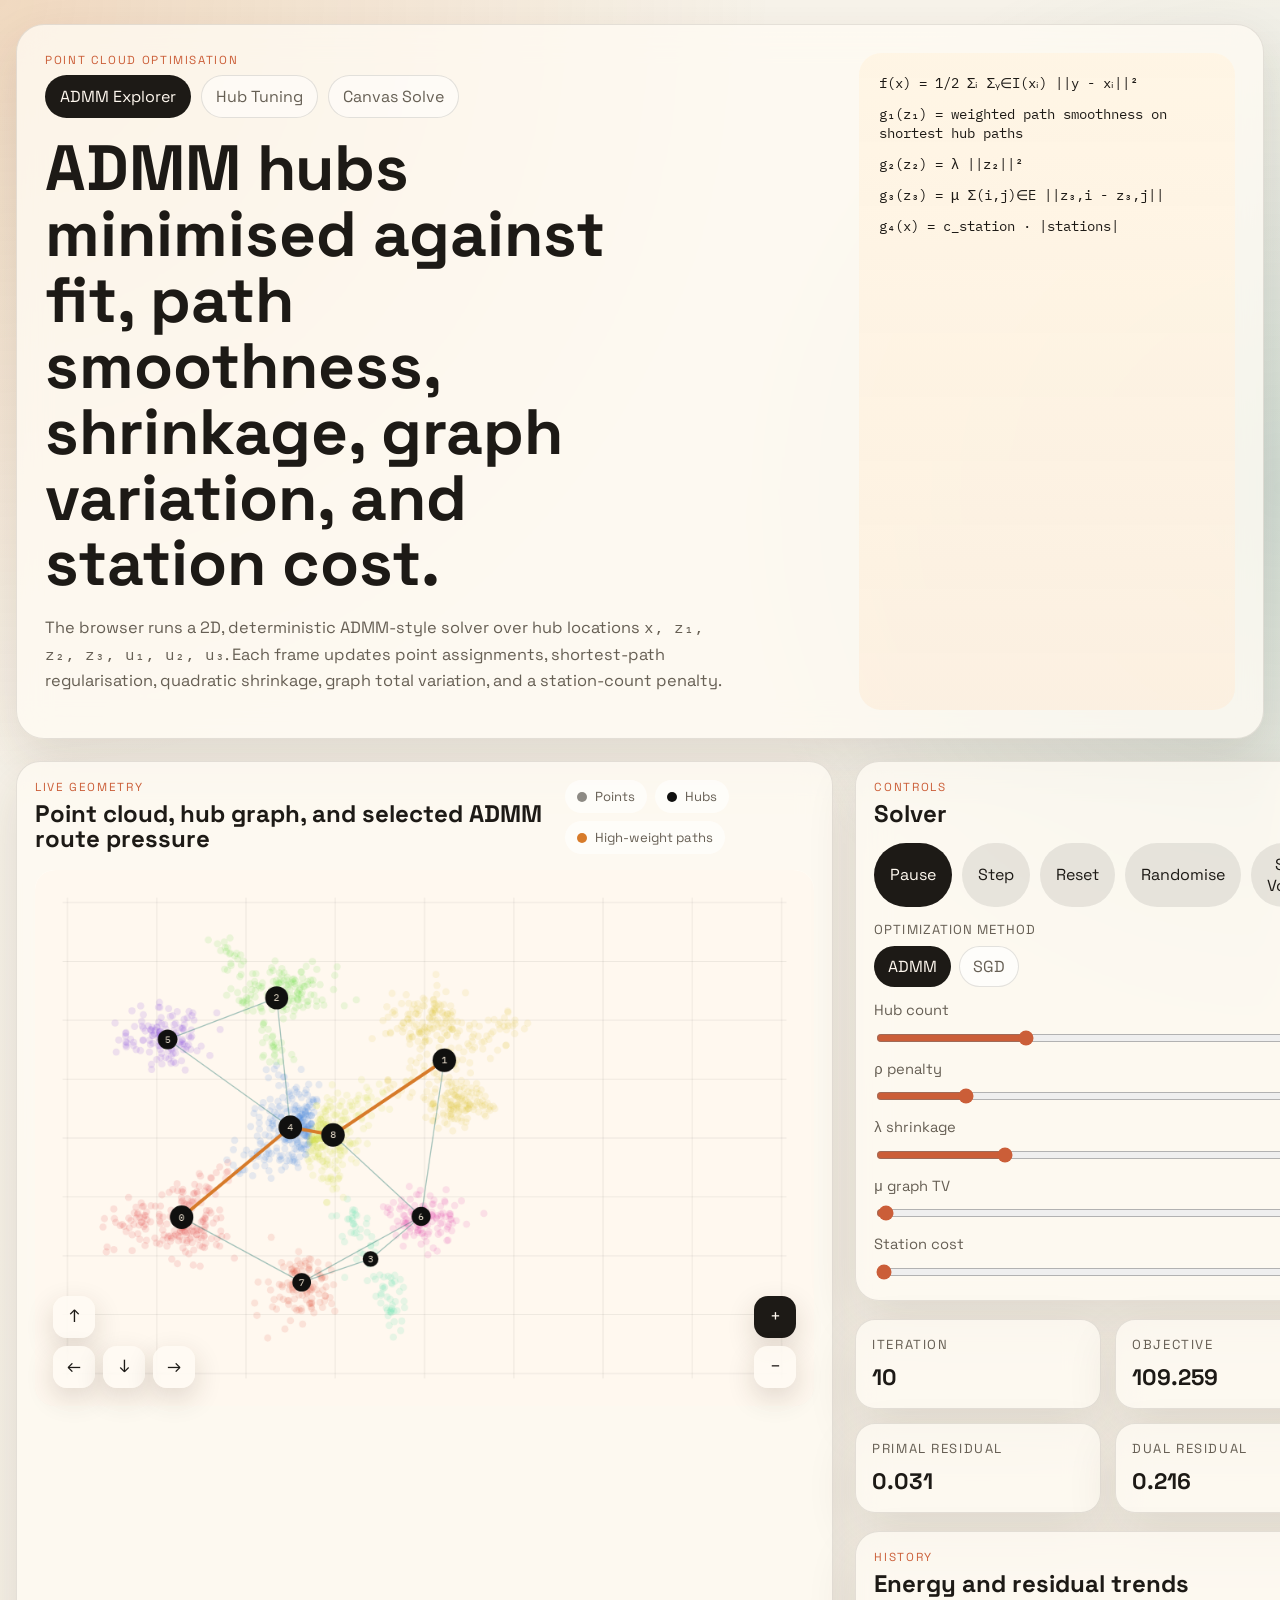
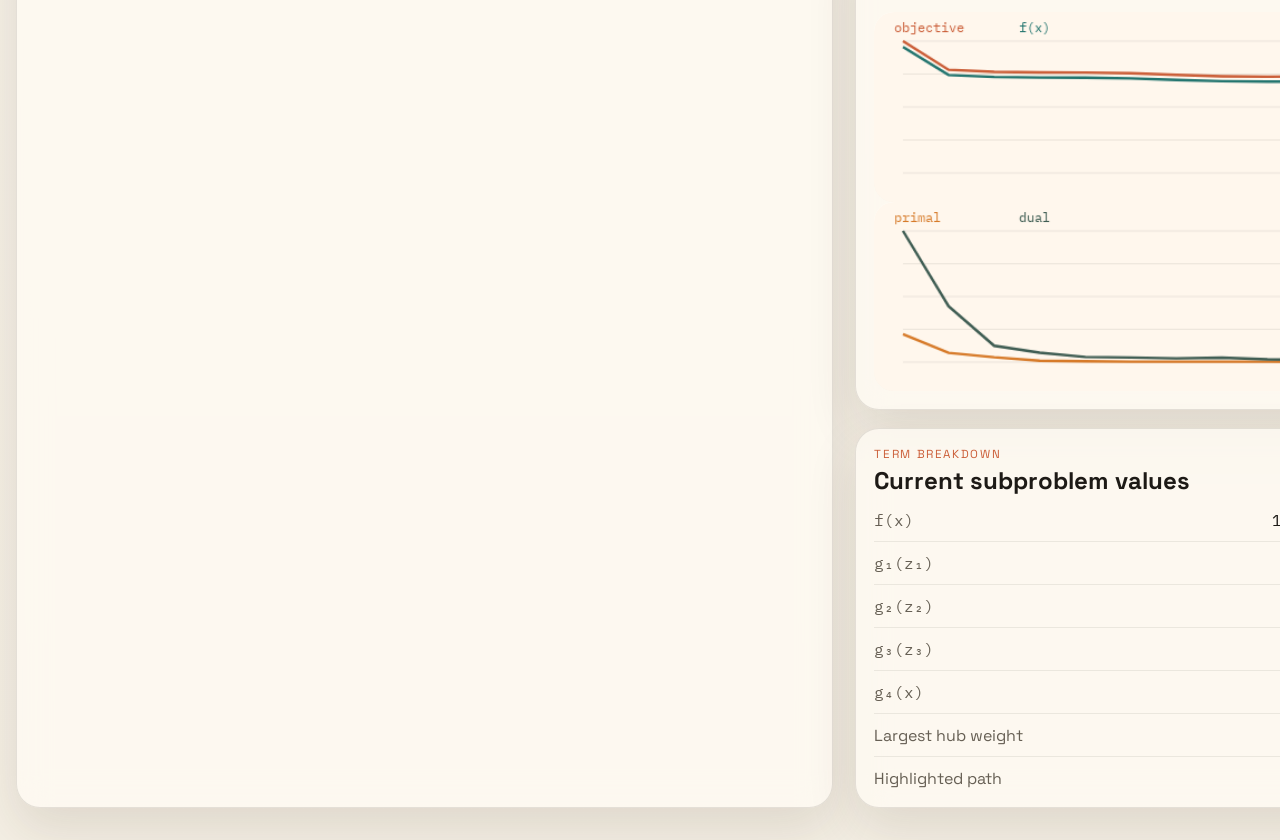
<file: index.html>
<!doctype html>
<html lang="en">
  <head>
    <meta charset="UTF-8" />
    <meta name="viewport" content="width=device-width, initial-scale=1.0" />
    <title>Pointy Clouds ADMM Hubs</title>
    <link rel="preconnect" href="https://fonts.googleapis.com" />
    <link rel="preconnect" href="https://fonts.gstatic.com" crossorigin />
    <link
      href="https://fonts.googleapis.com/css2?family=Space+Grotesk:wght@400;500;700&family=IBM+Plex+Mono:wght@400;500&display=swap"
      rel="stylesheet"
    />
    <link rel="stylesheet" href="./styles.css" />
  </head>
  <body>
    <div class="shell">
      <header class="hero">
        <div class="hero-copy">
          <p class="eyebrow">Point Cloud Optimisation</p>
          <div class="mode-switch" role="tablist" aria-label="Solver modes">
            <button id="explorerTab" class="mode-tab is-active" type="button">ADMM Explorer</button>
            <button id="tuningTab" class="mode-tab" type="button">Hub Tuning</button>
            <button id="canvasTab" class="mode-tab" type="button">Canvas Solve</button>
          </div>
          <h1>ADMM hubs minimised against fit, path smoothness, shrinkage, graph variation, and station cost.</h1>
          <p id="modeSummary" class="lede">
            The browser runs a 2D, deterministic ADMM-style solver over hub locations
            <code>x, z₁, z₂, z₃, u₁, u₂, u₃</code>. Each frame updates the point assignments,
            shortest-path regulariser, quadratic shrinkage, graph total variation, and a station-count penalty.
          </p>
        </div>
        <div class="hero-math">
          <p><code>f(x) = 1/2 Σᵢ Σᵧ∈I(xᵢ) ||y - xᵢ||²</code></p>
          <p><code>g₁(z₁) = weighted path smoothness on shortest hub paths</code></p>
          <p><code>g₂(z₂) = λ ||z₂||²</code></p>
          <p><code>g₃(z₃) = μ Σ(i,j)∈E ||z₃,i - z₃,j||</code></p>
          <p><code>g₄(x) = c_station · |stations|</code></p>
        </div>
      </header>

      <main class="layout">
        <section class="panel viz-panel">
          <div class="panel-head">
            <div>
              <p class="panel-kicker">Live Geometry</p>
              <h2>Point cloud, hub graph, and selected ADMM route pressure</h2>
            </div>
            <div class="badge-row">
              <span class="badge"><span class="swatch cloud"></span>Points</span>
              <span class="badge"><span class="swatch hub"></span>Hubs</span>
              <span class="badge"><span class="swatch route"></span>High-weight paths</span>
            </div>
          </div>
          <div class="scene-shell">
            <canvas id="scene" width="960" height="660" aria-label="ADMM point cloud visualisation"></canvas>
            <div class="map-controls map-controls-pan" aria-label="Map navigation controls">
              <button id="panUp" class="map-button ghost" type="button" aria-label="Pan up">↑</button>
              <div class="map-controls-row">
                <button id="panLeft" class="map-button ghost" type="button" aria-label="Pan left">←</button>
                <button id="panDown" class="map-button ghost" type="button" aria-label="Pan down">↓</button>
                <button id="panRight" class="map-button ghost" type="button" aria-label="Pan right">→</button>
              </div>
            </div>
            <div class="map-controls map-controls-zoom" aria-label="Map zoom controls">
              <button id="zoomIn" class="map-button" type="button" aria-label="Zoom in">+</button>
              <button id="zoomOut" class="map-button ghost" type="button" aria-label="Zoom out">−</button>
            </div>
          </div>
        </section>

        <section class="sidebar">
          <div class="panel controls-panel">
            <div class="panel-head">
              <div>
                <p class="panel-kicker">Controls</p>
                <h2>Solver</h2>
              </div>
            </div>
            <div class="button-row">
              <button id="playPause">Pause</button>
              <button id="stepButton" class="ghost">Step</button>
              <button id="resetButton" class="ghost">Reset</button>
              <button id="randomizeButton" class="ghost">Randomise</button>
              <button id="voronoiToggle" class="ghost" type="button">Show Voronoi</button>
            </div>
            <div class="solver-toggle">
              <span class="solver-toggle-label">Optimization method</span>
              <div class="solver-toggle-buttons" role="group" aria-label="Optimization method">
                <button id="optimizerAdmm" class="solver-mode is-active" type="button">ADMM</button>
                <button id="optimizerSgd" class="solver-mode" type="button">SGD</button>
              </div>
            </div>
            <div id="canvasSolverGroup" class="solver-toggle is-hidden">
              <span class="solver-toggle-label">Canvas solver</span>
              <div class="solver-toggle-buttons" role="group" aria-label="Canvas solver mode">
                <button id="canvasExplorerMode" class="solver-mode is-active" type="button">ADMM Explorer</button>
                <button id="canvasTuningMode" class="solver-mode" type="button">Hub Tuning</button>
              </div>
            </div>
            <label id="skipAdmmTuningAnimationGroup" class="toggle-check is-hidden" for="skipAdmmTuningAnimation">
              <input id="skipAdmmTuningAnimation" type="checkbox" />
              <span>Skip ADMM tuning animations</span>
            </label>
            <div id="hubCountGroup" class="slider-group">
              <label for="hubCount">Hub count <span id="hubCountValue" class="slider-value" role="button" tabindex="0" title="Click to enter a custom value">9</span></label>
              <input id="hubCount" type="range" min="4" max="20" value="9" />
            </div>
            <div class="slider-group">
              <label for="rho">ρ penalty <span id="rhoValue" class="slider-value" role="button" tabindex="0" title="Click to enter a custom value">1.15</span></label>
              <input id="rho" type="range" min="0.3" max="5" step="0.05" value="1.15" />
            </div>
            <div class="slider-group">
              <label for="lambda">λ shrinkage <span id="lambdaValue" class="slider-value" role="button" tabindex="0" title="Click to enter a custom value">0.12</span></label>
              <input id="lambda" type="range" min="0" max="0.45" step="0.01" value="0.12" />
            </div>
            <div class="slider-group">
              <label for="mu">μ graph TV <span id="muValue" class="slider-value" role="button" tabindex="0" title="Click to enter a custom value">0.26</span></label>
              <input id="mu" type="range" min="0.00" max="100" step="0.02" value="0.26" />
            </div>
            <div class="slider-group">
              <label for="stationCost">Station cost <span id="stationCostValue" class="slider-value" role="button" tabindex="0" title="Click to enter a custom value">0.00</span></label>
              <input id="stationCost" type="range" min="0" max="100" step="0.25" value="0" />
            </div>
          </div>

          <div class="metrics-grid">
            <article class="metric-card">
              <span class="metric-label">Iteration</span>
              <strong id="iterValue">0</strong>
            </article>
            <article class="metric-card">
              <span class="metric-label">Objective</span>
              <strong id="objectiveValue">0.000</strong>
            </article>
            <article class="metric-card">
              <span id="primalMetricLabel" class="metric-label">Primal residual</span>
              <strong id="primalValue">0.000</strong>
            </article>
            <article class="metric-card">
              <span id="dualMetricLabel" class="metric-label">Dual residual</span>
              <strong id="dualValue">0.000</strong>
            </article>
          </div>

          <div class="panel charts-panel">
            <div class="panel-head">
              <div>
                <p class="panel-kicker">History</p>
                <h2>Energy and residual trends</h2>
              </div>
            </div>
            <canvas id="objectiveChart" width="420" height="170"></canvas>
            <canvas id="residualChart" width="420" height="170"></canvas>
          </div>

          <div class="panel details-panel">
            <div class="panel-head">
              <div>
                <p class="panel-kicker">Term Breakdown</p>
                <h2>Current subproblem values</h2>
              </div>
            </div>
            <dl class="term-list">
              <div><dt><code>f(x)</code></dt><dd id="fxValue">0.000</dd></div>
              <div><dt><code>g₁(z₁)</code></dt><dd id="g1Value">0.000</dd></div>
              <div><dt><code>g₂(z₂)</code></dt><dd id="g2Value">0.000</dd></div>
              <div><dt><code>g₃(z₃)</code></dt><dd id="g3Value">0.000</dd></div>
              <div><dt><code>g₄(x)</code></dt><dd id="g4Value">0.000</dd></div>
              <div><dt id="weightLabel">Largest hub weight</dt><dd id="weightValue">0</dd></div>
              <div><dt id="pathLabel">Highlighted path</dt><dd id="pathValue">0 → 0</dd></div>
            </dl>
          </div>
        </section>
      </main>
    </div>

    <script src="./app.js"></script>
  </body>
</html>
</file>
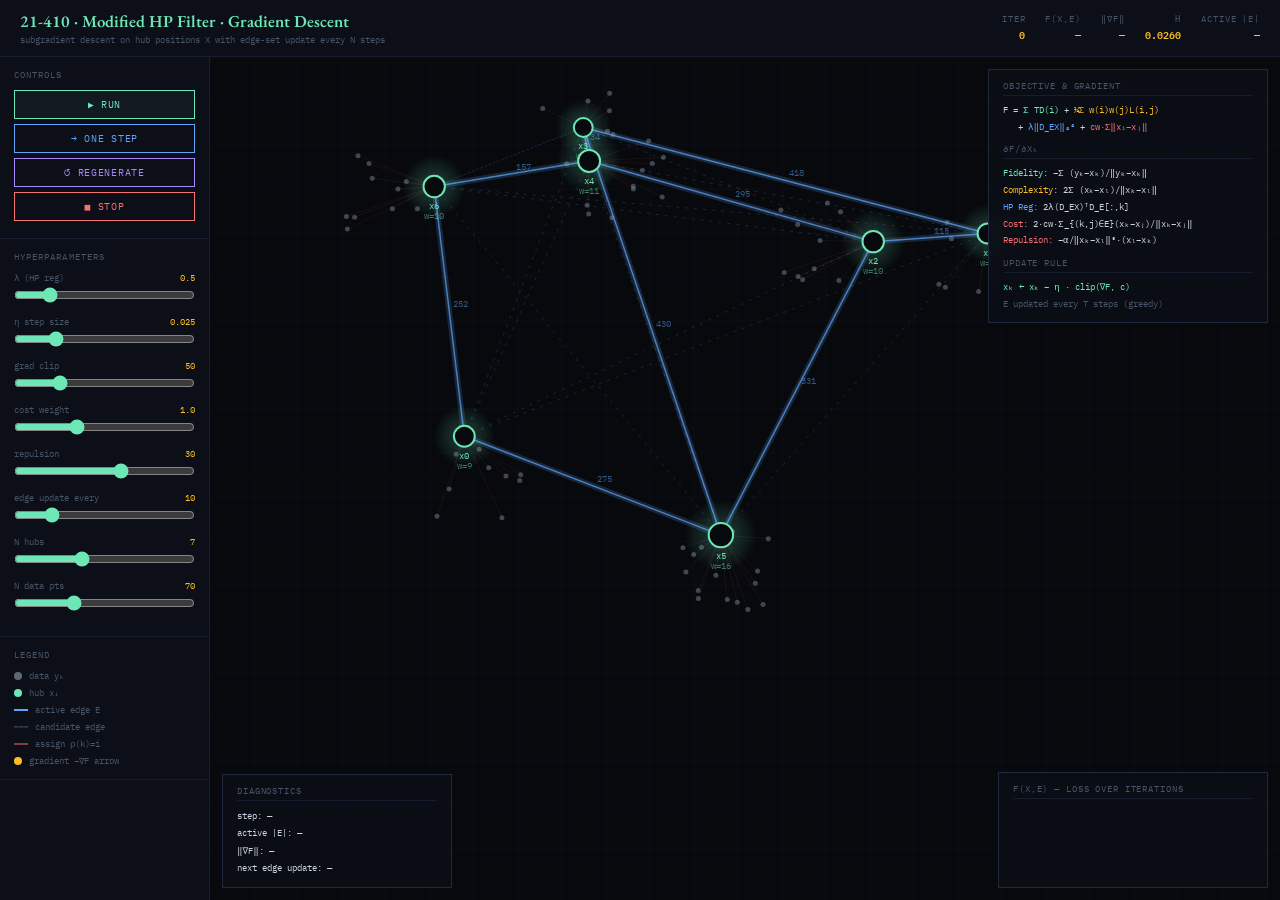
<file: hp_gd.html>
<!DOCTYPE html>
<html lang="en">
<head>
<meta charset="UTF-8">
<meta name="viewport" content="width=device-width, initial-scale=1.0">
<title>21-410 · Modified HP Filter · Gradient Descent</title>
<style>
@import url('https://fonts.googleapis.com/css2?family=IBM+Plex+Mono:wght@300;400;600&family=EB+Garamond:ital,wght@0,400;0,600;1,400&display=swap');

:root {
  --bg:      #07090d;
  --panel:   #0c0f17;
  --border:  #161d2e;
  --border2: #1f2a3e;
  --accent:  #6ee7b7;
  --hot:     #f87171;
  --warm:    #fbbf24;
  --cool:    #60a5fa;
  --purple:  #a78bfa;
  --text:    #cbd5e1;
  --muted:   #475569;
}

* { margin:0; padding:0; box-sizing:border-box; }
html, body { height:100%; overflow:hidden; }
body { background:var(--bg); color:var(--text); font-family:'IBM Plex Mono',monospace; display:flex; flex-direction:column; }

header {
  display:flex; align-items:center; justify-content:space-between;
  padding:10px 20px; border-bottom:1px solid var(--border);
  background:var(--panel); flex-shrink:0;
}
.hdr-left h1 { font-family:'EB Garamond',serif; font-size:1.05rem; font-weight:600; color:var(--accent); }
.hdr-left p  { font-size:.58rem; color:var(--muted); margin-top:1px; }
.stats { display:flex; gap:20px; font-size:.6rem; }
.stat  { display:flex; flex-direction:column; align-items:flex-end; gap:1px; }
.stat .lbl { color:var(--muted); font-size:.55rem; text-transform:uppercase; letter-spacing:.1em; }
.stat .val { color:var(--warm); font-weight:600; }

.body { display:flex; flex:1; overflow:hidden; }

aside {
  width:210px; flex-shrink:0; border-right:1px solid var(--border);
  background:var(--panel); display:flex; flex-direction:column; overflow-y:auto;
}
.aside-section { border-bottom:1px solid var(--border); padding:12px 14px; }
.sec-title { font-size:.55rem; color:var(--muted); text-transform:uppercase; letter-spacing:.12em; margin-bottom:10px; }

.btn {
  display:block; width:100%; padding:7px 10px; margin-bottom:5px;
  background:transparent; border:1px solid var(--border2);
  color:var(--text); font-family:'IBM Plex Mono',monospace;
  font-size:.6rem; text-transform:uppercase; letter-spacing:.07em;
  cursor:pointer; transition:border-color .15s,color .15s,background .15s;
}
.btn:hover { border-color:var(--accent); color:var(--accent); }
.btn.go   { border-color:var(--accent); color:var(--accent); background:rgba(110,231,183,.05); }
.btn.go:hover { background:rgba(110,231,183,.12); }
.btn.step { border-color:var(--cool); color:var(--cool); }
.btn.stop { border-color:var(--hot); color:var(--hot); }
.btn.regen{ border-color:var(--purple); color:var(--purple); }
.btn.running { border-color:var(--warm); color:var(--warm); animation:blink .9s infinite; }
@keyframes blink { 0%,100%{opacity:1}50%{opacity:.45} }

.sl { margin-bottom:9px; }
.sl label { display:flex; justify-content:space-between; font-size:.57rem; color:var(--muted); margin-bottom:3px; }
.sl label em { color:var(--warm); font-style:normal; }
input[type=range] { width:100%; accent-color:var(--accent); cursor:pointer; }

.leg { display:flex; flex-direction:column; gap:5px; }
.leg-row { display:flex; align-items:center; gap:7px; font-size:.57rem; color:var(--muted); }
.dot  { width:8px; height:8px; border-radius:50%; flex-shrink:0; }
.line { width:14px; height:2px; flex-shrink:0; }

.canvas-wrap { flex:1; position:relative; overflow:hidden; }
canvas#main  { position:absolute; inset:0; width:100%; height:100%; }

.overlay {
  position:absolute; background:rgba(12,15,23,.93);
  border:1px solid var(--border2); backdrop-filter:blur(6px);
  padding:10px 14px; font-size:.58rem;
}
.overlay .ov-title {
  font-size:.55rem; color:var(--muted); text-transform:uppercase;
  letter-spacing:.1em; margin-bottom:6px; padding-bottom:4px;
  border-bottom:1px solid var(--border);
}
.ov-formula { line-height:1.8; }
.ov-formula .c1 { color:var(--accent); }
.ov-formula .c2 { color:var(--warm); }
.ov-formula .c3 { color:var(--cool); }
.ov-formula .c4 { color:var(--hot); }

#math-ov { top:12px; right:12px; width:280px; }
#loss-ov  { bottom:12px; right:12px; width:270px; }
#lossCanvas { display:block; width:100%; height:72px; margin-top:4px; }
#info-ov  { bottom:12px; left:12px; width:230px; }
</style>
</head>
<body>

<header>
  <div class="hdr-left">
    <h1>21-410 · Modified HP Filter · Gradient Descent</h1>
    <p>subgradient descent on hub positions X with edge-set update every N steps</p>
  </div>
  <div class="stats">
    <div class="stat"><span class="lbl">iter</span><span class="val" id="s-iter">0</span></div>
    <div class="stat"><span class="lbl">F(X,E)</span><span class="val" id="s-loss">—</span></div>
    <div class="stat"><span class="lbl">‖∇F‖</span><span class="val" id="s-gnorm">—</span></div>
    <div class="stat"><span class="lbl">η</span><span class="val" id="s-eta">—</span></div>
    <div class="stat"><span class="lbl">active |E|</span><span class="val" id="s-edges">—</span></div>
  </div>
</header>

<div class="body">
<aside>
  <div class="aside-section">
    <div class="sec-title">Controls</div>
    <button class="btn go"   id="runBtn" onclick="toggleRun()">▶ Run</button>
    <button class="btn step" onclick="gdStep()">→ One Step</button>
    <button class="btn regen" onclick="init()">↺ Regenerate</button>
    <button class="btn stop"  onclick="hardStop()">■ Stop</button>
  </div>

  <div class="aside-section">
    <div class="sec-title">Hyperparameters</div>
    <div class="sl"><label>λ (HP reg) <em id="v-lam">0.5</em></label>
      <input type="range" id="p-lam" min="0" max="3" step="0.05" value="0.5" oninput="sv('v-lam',this.value)"></div>
    <div class="sl"><label>η step size <em id="v-eta">0.025</em></label>
      <input type="range" id="p-eta" min="0.002" max="0.12" step="0.002" value="0.025" oninput="sv('v-eta',this.value)"></div>
    <div class="sl"><label>grad clip <em id="v-gc">50</em></label>
      <input type="range" id="p-gc" min="5" max="200" step="5" value="50" oninput="sv('v-gc',this.value)"></div>
    <div class="sl"><label>cost weight <em id="v-cw">1.0</em></label>
      <input type="range" id="p-cw" min="0" max="3" step="0.05" value="1.0" oninput="sv('v-cw',this.value)"></div>
    <div class="sl"><label>repulsion <em id="v-rep">30</em></label>
      <input type="range" id="p-rep" min="0" max="50" step="0.5" value="30" oninput="sv('v-rep',this.value)"></div>
    <div class="sl"><label>edge update every <em id="v-eu">10</em></label>
      <input type="range" id="p-eu" min="1" max="50" step="1" value="10" oninput="sv('v-eu',this.value)"></div>
    <div class="sl"><label>N hubs <em id="v-nh">7</em></label>
      <input type="range" id="p-nh" min="3" max="14" step="1" value="7" oninput="sv('v-nh',this.value,true)"></div>
    <div class="sl"><label>N data pts <em id="v-np">70</em></label>
      <input type="range" id="p-np" min="20" max="180" step="5" value="70" oninput="sv('v-np',this.value,true)"></div>
  </div>

  <div class="aside-section">
    <div class="sec-title">Legend</div>
    <div class="leg">
      <div class="leg-row"><div class="dot" style="background:#94a3b8;opacity:.6"></div>data yₖ</div>
      <div class="leg-row"><div class="dot" style="background:var(--accent)"></div>hub xᵢ</div>
      <div class="leg-row"><div class="line" style="background:var(--cool)"></div>active edge E</div>
      <div class="leg-row"><div class="line" style="background:var(--border2);border-top:1px dashed #334155"></div>candidate edge</div>
      <div class="leg-row"><div class="line" style="background:var(--hot);opacity:.5"></div>assign ρ(k)=i</div>
      <div class="leg-row"><div class="dot" style="background:var(--warm)"></div>gradient −∇F arrow</div>
    </div>
  </div>
</aside>

<div class="canvas-wrap">
  <canvas id="main"></canvas>

  <div class="overlay" id="math-ov">
    <div class="ov-title">Objective &amp; Gradient</div>
    <div class="ov-formula">
      F = <span class="c1">Σ TD(i)</span>
        + <span class="c2">¼Σ w(i)w(j)L(i,j)</span><br>
      &nbsp;&nbsp;&nbsp;+ <span class="c3">λ‖D_EX‖₂²</span>
        + <span class="c4">cw·Σ‖xᵢ−xⱼ‖</span>
    </div>
    <div style="margin-top:8px;" class="ov-title">∂F/∂xₖ</div>
    <div class="ov-formula">
      <span class="c1">Fidelity:</span> −Σ (yₖ−xₖ)/‖yₖ−xₖ‖<br>
      <span class="c2">Complexity:</span> 2Σ (xₖ−xₗ)/‖xₖ−xₗ‖<br>
      <span class="c3">HP Reg:</span> 2λ(D_EX)ᵀD_E[:,k]<br>
      <span class="c4">Cost:</span> 2·cw·Σ_{(k,j)∈E}(xₖ−xⱼ)/‖xₖ−xⱼ‖<br>
      <span style="color:var(--hot)">Repulsion:</span> −α/‖xₖ−xₗ‖³·(xₗ−xₖ)
    </div>
    <div style="margin-top:8px;" class="ov-title">Update Rule</div>
    <div class="ov-formula">
      <span style="color:var(--accent)">xₖ ← xₖ − η · clip(∇F, c)</span><br>
      <span style="color:var(--muted)">E updated every T steps (greedy)</span>
    </div>
  </div>

  <div class="overlay" id="loss-ov">
    <div class="ov-title">F(X,E) — loss over iterations</div>
    <canvas id="lossCanvas"></canvas>
  </div>

  <div class="overlay" id="info-ov">
    <div class="ov-title">Diagnostics</div>
    <div id="diag-body" class="ov-formula" style="line-height:1.9">
      step: —<br>active |E|: —<br>‖∇F‖: —<br>next edge update: —
    </div>
  </div>
</div>
</div>

<script>
let C, ctx, LC, lctx, W, H;
let dataY=[], hubs=[], allEdges=[], activeEdges=[], assignments=[];
let lossHist=[], iter=0, running=false, animId=null;

const pv = id => parseFloat(document.getElementById(id).value);
function sv(lbl, val, regen=false) {
  document.getElementById(lbl).innerText = parseFloat(val).toFixed(val%1===0?0:3);
  if (regen) init();
}

// ── utils ──
const d2=(a,b)=>Math.sqrt((a.x-b.x)**2+(a.y-b.y)**2);

function init() {
  hardStop();
  W=C.width=C.offsetWidth; H=C.height=C.offsetHeight;
  const nH=parseInt(document.getElementById('p-nh').value);
  const nP=parseInt(document.getElementById('p-np').value);
  const mg=70;
  const centers=Array.from({length:nH},()=>({x:mg+Math.random()*(W-2*mg),y:mg+Math.random()*(H-2*mg)}));
  dataY=Array.from({length:nP},()=>{const c=centers[Math.floor(Math.random()*nH)];return{x:c.x+(Math.random()-.5)*90,y:c.y+(Math.random()-.5)*90};});
  hubs=centers.map(c=>({x:c.x+(Math.random()-.5)*110,y:c.y+(Math.random()-.5)*110}));
  allEdges=buildCandidateEdges(hubs);
  activeEdges=buildSpanningTree(hubs);
  lossHist=[]; iter=0;
  updateAssignments();
  refreshStats(); draw();
}

function buildCandidateEdges(pts) {
  const n=pts.length, thresh=Math.max(W,H)*.45, edges=[];
  for(let i=0;i<n;i++) for(let j=i+1;j<n;j++) if(d2(pts[i],pts[j])<thresh) edges.push({i,j});
  buildSpanningTree(pts).forEach(e=>{ if(!edges.find(f=>f.i===e.i&&f.j===e.j)) edges.push(e); });
  return edges;
}

function buildSpanningTree(pts) {
  const n=pts.length; if(!n) return [];
  const inTree=new Set([0]), edges=[];
  while(inTree.size<n){
    let best=null,bd=Infinity;
    inTree.forEach(i=>{for(let j=0;j<n;j++){if(!inTree.has(j)){const dd=d2(pts[i],pts[j]);if(dd<bd){bd=dd;best={i,j};}}}});
    if(!best) break; inTree.add(best.j); edges.push(best);
  }
  for(let t=0;t<Math.floor(n/2);t++){
    const a=Math.floor(Math.random()*n),b=Math.floor(Math.random()*n);
    if(a!==b&&!edges.find(e=>(e.i===a&&e.j===b)||(e.i===b&&e.j===a))) edges.push({i:a,j:b});
  }
  return edges;
}

function updateAssignments() {
  assignments=dataY.map(y=>{let best=0,bd=Infinity;hubs.forEach((h,i)=>{const dd=d2(y,h);if(dd<bd){bd=dd;best=i;}});return best;});
}

function bfsPath(src,dst) {
  const n=hubs.length,adj=Array.from({length:n},()=>[]);
  activeEdges.forEach(({i,j})=>{adj[i].push(j);adj[j].push(i);});
  const prev=new Array(n).fill(-1),vis=new Array(n).fill(false),q=[src];
  vis[src]=true;
  while(q.length){const cur=q.shift();if(cur===dst)break;adj[cur].forEach(nb=>{if(!vis[nb]){vis[nb]=true;prev[nb]=cur;q.push(nb);}});}
  const path=[]; let cur=dst;
  while(cur!==-1){path.unshift(cur);cur=prev[cur];}
  return path[0]===src?path:[];
}

// ── gradient ──
function computeGradients() {
  const lambda=pv('p-lam'), cw=pv('p-cw'), repW=pv('p-rep');
  const grads=hubs.map(()=>({x:0,y:0}));
  const wi=hubs.map((_,i)=>assignments.filter(a=>a===i).length);
  const N2=Math.max(1,dataY.length*dataY.length);

  // 1. Fidelity
  hubs.forEach((h,k)=>{
    dataY.forEach((y,idx)=>{
      if(assignments[idx]!==k) return;
      const d=d2(y,h); if(d<1e-9) return;
      grads[k].x+=-(y.x-h.x)/d; grads[k].y+=-(y.y-h.y)/d;
    });
  });

  // 2. Repulsion
  hubs.forEach((ha,a)=>{
    hubs.forEach((hb,b)=>{
      if(a>=b) return;
      const d=d2(ha,hb), ms=50;
      if(d<1e-9){grads[a].x-=repW*5*(Math.random()-.5);grads[a].y-=repW*5*(Math.random()-.5);grads[b].x+=repW*5*(Math.random()-.5);grads[b].y+=repW*5*(Math.random()-.5);return;}
      if(d<3*ms){const f=repW*(ms*ms)/(d*d*d);grads[a].x-=f*(hb.x-ha.x);grads[a].y-=f*(hb.y-ha.y);grads[b].x+=f*(hb.x-ha.x);grads[b].y+=f*(hb.y-ha.y);}
    });
  });

  // 3. Complexity
  const n=hubs.length;
  for(let i=0;i<n;i++) for(let j=i+1;j<n;j++){
    const path=bfsPath(i,j); if(path.length<2) continue;
    const w=0.25*wi[i]*wi[j]/N2;
    path.forEach(k=>{
      const idx=path.indexOf(k);
      const nbs=[];
      if(idx>0) nbs.push(path[idx-1]);
      if(idx<path.length-1) nbs.push(path[idx+1]);
      nbs.forEach(l=>{const d=d2(hubs[k],hubs[l]);if(d>1e-9){grads[k].x+=w*2*(hubs[k].x-hubs[l].x)/d;grads[k].y+=w*2*(hubs[k].y-hubs[l].y)/d;}});
    });
  }

  // 4. HP regulariser
  const nH=Math.max(1,hubs.length);
  activeEdges.forEach(({i,j})=>{
    const dx=hubs[i].x-hubs[j].x,dy=hubs[i].y-hubs[j].y;
    grads[i].x+=(2*lambda/nH)*dx; grads[i].y+=(2*lambda/nH)*dy;
    grads[j].x-=(2*lambda/nH)*dx; grads[j].y-=(2*lambda/nH)*dy;
  });

  // 5. Cost
  const nE=Math.max(1,activeEdges.length);
  activeEdges.forEach(({i,j})=>{
    const d=d2(hubs[i],hubs[j]); if(d<1e-9) return;
    const nx=(hubs[i].x-hubs[j].x)/d,ny=(hubs[i].y-hubs[j].y)/d;
    grads[i].x+=(cw*2/nE)*nx; grads[i].y+=(cw*2/nE)*ny;
    grads[j].x-=(cw*2/nE)*nx; grads[j].y-=(cw*2/nE)*ny;
  });

  return grads;
}

function computeLoss() {
  const lambda=pv('p-lam'),cw=pv('p-cw');
  let F=0;
  const wi=hubs.map((_,i)=>assignments.filter(a=>a===i).length);
  hubs.forEach((h,k)=>dataY.forEach((y,idx)=>{if(assignments[idx]===k)F+=d2(y,h);}));
  const n=hubs.length;
  for(let i=0;i<n;i++) for(let j=i+1;j<n;j++){
    const path=bfsPath(i,j); if(path.length<2) continue;
    let L=0; for(let t=0;t<path.length-1;t++) L+=d2(hubs[path[t]],hubs[path[t+1]]);
    F+=0.25*wi[i]*wi[j]*L;
  }
  activeEdges.forEach(({i,j})=>{const dx=hubs[i].x-hubs[j].x,dy=hubs[i].y-hubs[j].y;F+=lambda*(dx*dx+dy*dy);});
  activeEdges.forEach(({i,j})=>{F+=cw*d2(hubs[i],hubs[j]);});
  return F;
}

// ── edge update (greedy, connectivity-safe) ──
function isConnectedWithout(skipIdx,n) {
  const adj=Array.from({length:n},()=>[]);
  activeEdges.forEach(({i,j},idx)=>{if(idx!==skipIdx){adj[i].push(j);adj[j].push(i);}});
  const vis=new Array(n).fill(false); const q=[0]; vis[0]=true; let cnt=1;
  while(q.length){const cur=q.shift();adj[cur].forEach(nb=>{if(!vis[nb]){vis[nb]=true;cnt++;q.push(nb);}});}
  return cnt===n;
}

function edgeScore(i,j) {
  const lambda=pv('p-lam'),cw=pv('p-cw');
  const nE=Math.max(1,activeEdges.length),nH=Math.max(1,hubs.length),N2=Math.max(1,dataY.length**2);
  const wi=assignments.filter(a=>a===i).length,wj=assignments.filter(a=>a===j).length;
  const dist=d2(hubs[i],hubs[j]);
  return (lambda/nH)*dist*dist + (cw/nE)*dist + 0.25*wi*wj*dist/N2;
}

function updateEdges() {
  const n=hubs.length, maxRm=Math.max(1,Math.floor(activeEdges.length*.25));
  for(let attempt=0;attempt<maxRm;attempt++){
    if(activeEdges.length<=n-1) break;
    const scored=activeEdges.map(({i,j},idx)=>({idx,i,j,score:edgeScore(i,j)})).sort((a,b)=>b.score-a.score);
    let removed=false;
    for(const c of scored){
      if(isConnectedWithout(c.idx,n)){activeEdges.splice(c.idx,1);removed=true;break;}
    }
    if(!removed) break;
  }
  // Safety: ensure MST connectivity
  buildSpanningTree(hubs).forEach(me=>{
    if(!activeEdges.find(e=>(e.i===me.i&&e.j===me.j)||(e.i===me.j&&e.j===me.i))) activeEdges.push(me);
  });
}

// ── one gradient descent step ──
function gdStep() {
  const eta=pv('p-eta'), clip=pv('p-gc');
  const grads=computeGradients();
  let gnorm=0; grads.forEach(g=>{gnorm+=g.x*g.x+g.y*g.y;}); gnorm=Math.sqrt(gnorm);
  const scale=gnorm>clip?clip/gnorm:1;
  hubs.forEach((h,k)=>{
    h.x=Math.max(15,Math.min(W-15, h.x-eta*grads[k].x*scale));
    h.y=Math.max(15,Math.min(H-15, h.y-eta*grads[k].y*scale));
  });
  updateAssignments();

  const eu=parseInt(document.getElementById('p-eu').value);
  if((iter+1)%eu===0) updateEdges();

  iter++;
  const F=computeLoss(); lossHist.push(F);

  document.getElementById('s-iter').innerText  = iter;
  document.getElementById('s-loss').innerText  = F.toFixed(1);
  document.getElementById('s-gnorm').innerText = gnorm.toFixed(2);
  document.getElementById('s-eta').innerText   = eta.toFixed(4);
  document.getElementById('s-edges').innerText = activeEdges.length;
  const nextUpdate=eu-(iter%eu);
  document.getElementById('diag-body').innerHTML=
    `step: <span style="color:var(--accent)">${iter}</span><br>`+
    `active |E|: <span style="color:var(--cool)">${activeEdges.length}</span><br>`+
    `‖∇F‖: <span style="color:var(--warm)">${gnorm.toFixed(2)}</span><br>`+
    `next edge upd: <span style="color:var(--purple)">${nextUpdate} step${nextUpdate===1?'':'s'}</span>`;

  draw(grads); drawLoss();
}

function toggleRun() {
  if(running){running=false;clearTimeout(animId);document.getElementById('runBtn').textContent='▶ Run';document.getElementById('runBtn').className='btn go';}
  else{running=true;document.getElementById('runBtn').textContent='⏸ Pause';document.getElementById('runBtn').className='btn running';loop();}
}
function loop(){if(!running)return;gdStep();animId=setTimeout(()=>requestAnimationFrame(loop),60);}
function hardStop(){running=false;clearTimeout(animId);document.getElementById('runBtn').textContent='▶ Run';document.getElementById('runBtn').className='btn go';}
function refreshStats(){document.getElementById('s-iter').innerText=0;['s-loss','s-gnorm','s-edges'].forEach(id=>document.getElementById(id).innerText='—');document.getElementById('s-eta').innerText=pv('p-eta').toFixed(4);}

// ── drawing ──
function drawArrow(x1,y1,x2,y2,color,lw){
  const ang=Math.atan2(y2-y1,x2-x1),hl=7;
  ctx.beginPath();ctx.moveTo(x1,y1);ctx.lineTo(x2,y2);ctx.strokeStyle=color;ctx.lineWidth=lw;ctx.stroke();
  ctx.beginPath();ctx.moveTo(x2,y2);ctx.lineTo(x2-hl*Math.cos(ang-.4),y2-hl*Math.sin(ang-.4));ctx.lineTo(x2-hl*Math.cos(ang+.4),y2-hl*Math.sin(ang+.4));ctx.closePath();ctx.fillStyle=color;ctx.fill();
}

function draw(grads) {
  ctx.clearRect(0,0,W,H);
  // grid
  ctx.strokeStyle='rgba(94,130,200,.05)';ctx.lineWidth=1;
  for(let x=0;x<W;x+=44){ctx.beginPath();ctx.moveTo(x,0);ctx.lineTo(x,H);ctx.stroke();}
  for(let y=0;y<H;y+=44){ctx.beginPath();ctx.moveTo(0,y);ctx.lineTo(W,y);ctx.stroke();}

  // candidate edges
  allEdges.forEach(({i,j})=>{
    if(activeEdges.find(e=>e.i===i&&e.j===j)) return;
    const a=hubs[i],b=hubs[j];
    ctx.beginPath();ctx.moveTo(a.x,a.y);ctx.lineTo(b.x,b.y);
    ctx.strokeStyle='rgba(30,42,62,.9)';ctx.lineWidth=1;ctx.setLineDash([3,6]);ctx.stroke();ctx.setLineDash([]);
  });

  // active edges
  activeEdges.forEach(({i,j})=>{
    const a=hubs[i],b=hubs[j];
    ctx.beginPath();ctx.moveTo(a.x,a.y);ctx.lineTo(b.x,b.y);ctx.strokeStyle='rgba(96,165,250,.18)';ctx.lineWidth=6;ctx.stroke();
    ctx.beginPath();ctx.moveTo(a.x,a.y);ctx.lineTo(b.x,b.y);ctx.strokeStyle='rgba(96,165,250,.7)';ctx.lineWidth=1.5;ctx.stroke();
    const mx=(a.x+b.x)/2,my=(a.y+b.y)/2;
    ctx.fillStyle='rgba(96,165,250,.5)';ctx.font='9px IBM Plex Mono';ctx.fillText(d2(a,b).toFixed(0),mx+4,my-4);
  });

  // assignment lines
  dataY.forEach((y,k)=>{
    const h=hubs[assignments[k]];
    ctx.beginPath();ctx.moveTo(y.x,y.y);ctx.lineTo(h.x,h.y);ctx.strokeStyle='rgba(248,113,113,.1)';ctx.lineWidth=.8;ctx.stroke();
  });

  // data points
  dataY.forEach(y=>{ctx.beginPath();ctx.arc(y.x,y.y,2.5,0,Math.PI*2);ctx.fillStyle='rgba(148,163,184,.4)';ctx.fill();});

  // gradient arrows (descent direction = −∇F)
  if(grads){
    const clip=pv('p-gc');
    let gnorm=0; grads.forEach(g=>{gnorm+=g.x*g.x+g.y*g.y;}); gnorm=Math.sqrt(gnorm);
    const scale=(gnorm>clip?clip/gnorm:1)*35/Math.max(gnorm,1);
    hubs.forEach((h,k)=>{
      const g=grads[k];
      drawArrow(h.x,h.y,h.x-g.x*scale,h.y-g.y*scale,'rgba(251,191,36,.75)',1.5);
    });
  }

  // hubs
  hubs.forEach((h,i)=>{
    const w=assignments.filter(a=>a===i).length,r=5+Math.sqrt(w)*1.8;
    const grd=ctx.createRadialGradient(h.x,h.y,0,h.x,h.y,r*3);
    grd.addColorStop(0,'rgba(110,231,183,.28)');grd.addColorStop(1,'rgba(110,231,183,0)');
    ctx.beginPath();ctx.arc(h.x,h.y,r*3,0,Math.PI*2);ctx.fillStyle=grd;ctx.fill();
    ctx.beginPath();ctx.arc(h.x,h.y,r,0,Math.PI*2);ctx.fillStyle='#07090d';ctx.fill();
    ctx.strokeStyle='#6ee7b7';ctx.lineWidth=2;ctx.stroke();
    ctx.fillStyle='#6ee7b7';ctx.font='9px IBM Plex Mono';ctx.textAlign='center';
    ctx.fillText(`x${i}`,h.x,h.y+r+12);
    ctx.fillStyle='rgba(110,231,183,.5)';ctx.fillText(`w=${w}`,h.x,h.y+r+22);
    ctx.textAlign='left';
  });
}

function drawLoss(){
  const lx=lctx; lx.clearRect(0,0,LC.width,LC.height);
  if(lossHist.length<2) return;
  const W=LC.width,H=LC.height,minL=Math.min(...lossHist),maxL=Math.max(...lossHist),range=maxL-minL||1;
  lx.beginPath();
  lossHist.forEach((v,i)=>{const px=(i/(lossHist.length-1))*W,py=H-((v-minL)/range)*H;i===0?lx.moveTo(px,py):lx.lineTo(px,py);});
  lx.strokeStyle='#6ee7b7';lx.lineWidth=1.5;lx.stroke();
  lx.lineTo(W,H);lx.lineTo(0,H);lx.closePath();lx.fillStyle='rgba(110,231,183,.07)';lx.fill();
  lx.fillStyle='rgba(251,191,36,.7)';lx.font='9px IBM Plex Mono';
  lx.fillText(`min:${Math.min(...lossHist).toFixed(0)}`,4,H-4);
  lx.fillText(`now:${lossHist.at(-1).toFixed(0)}`,80,H-4);
}

window.addEventListener('load',()=>{
  C=document.getElementById('main'); ctx=C.getContext('2d');
  LC=document.getElementById('lossCanvas'); lctx=LC.getContext('2d');
  LC.width=246; LC.height=72;
  window.addEventListener('resize',()=>{W=C.width=C.offsetWidth;H=C.height=C.offsetHeight;draw();});
  init();
});
</script>
</body>
</html>
</file>
<file: styles.css>
:root {
  --bg: #f4efe4;
  --panel: rgba(255, 251, 244, 0.76);
  --panel-border: rgba(49, 44, 36, 0.12);
  --ink: #1d1a16;
  --muted: #665f54;
  --accent: #cb5e38;
  --accent-soft: #f0d2b4;
  --graph: #23756f;
  --route: #d77b2a;
  --cloud: #8d8a84;
  --hub: #10100f;
  --shadow: 0 20px 50px rgba(63, 44, 27, 0.12);
}

* {
  box-sizing: border-box;
}

body {
  margin: 0;
  min-height: 100vh;
  font-family: "Space Grotesk", sans-serif;
  color: var(--ink);
  background:
    radial-gradient(circle at top left, rgba(215, 123, 42, 0.22), transparent 28%),
    radial-gradient(circle at right 20%, rgba(35, 117, 111, 0.18), transparent 24%),
    linear-gradient(180deg, #f7f3ea 0%, var(--bg) 100%);
}

code {
  font-family: "IBM Plex Mono", monospace;
}

.shell {
  width: min(1400px, calc(100vw - 32px));
  margin: 0 auto;
  padding: 24px 0 32px;
}

.hero,
.panel,
.metric-card {
  backdrop-filter: blur(16px);
  background: var(--panel);
  border: 1px solid var(--panel-border);
  box-shadow: var(--shadow);
}

.hero {
  display: grid;
  grid-template-columns: 2.1fr 1fr;
  gap: 24px;
  border-radius: 28px;
  padding: 28px;
  margin-bottom: 22px;
}

.eyebrow,
.panel-kicker {
  margin: 0 0 8px;
  text-transform: uppercase;
  letter-spacing: 0.14em;
  font-size: 0.73rem;
  color: var(--accent);
}

.hero h1,
.panel h2 {
  margin: 0;
  line-height: 1.03;
}

.mode-switch {
  display: flex;
  gap: 10px;
  margin: 0 0 18px;
  flex-wrap: wrap;
}

.mode-tab {
  appearance: none;
  border: 1px solid rgba(29, 26, 22, 0.12);
  border-radius: 999px;
  padding: 10px 14px;
  font: inherit;
  background: rgba(255, 255, 255, 0.52);
  color: var(--muted);
  cursor: pointer;
  transition:
    background 140ms ease,
    color 140ms ease,
    transform 140ms ease;
}

.mode-tab:hover {
  transform: translateY(-1px);
}

.mode-tab.is-active {
  background: var(--ink);
  color: #fff8ef;
}

.slider-value {
  display: inline-flex;
  align-items: center;
  min-width: 3.5ch;
  margin-left: 0.2rem;
  padding: 0.08rem 0.38rem;
  border-radius: 999px;
  background: rgba(203, 94, 56, 0.12);
  color: var(--accent);
  cursor: pointer;
  transition:
    background 140ms ease,
    color 140ms ease;
}

.slider-value:hover,
.slider-value:focus-visible {
  background: rgba(203, 94, 56, 0.2);
  color: #8d3a1a;
  outline: none;
}

.hero h1 {
  max-width: 14ch;
  font-size: clamp(2.2rem, 5vw, 4.6rem);
}

.lede {
  max-width: 68ch;
  color: var(--muted);
  font-size: 1.02rem;
  line-height: 1.6;
}

.hero-math {
  border-radius: 22px;
  padding: 20px;
  background: linear-gradient(180deg, rgba(255, 245, 228, 0.95), rgba(252, 238, 221, 0.78));
}

.hero-math p {
  margin: 0 0 12px;
  font-size: 0.9rem;
}

.hero-math p:last-child {
  margin-bottom: 0;
}

.layout {
  display: grid;
  grid-template-columns: minmax(0, 1.8fr) minmax(340px, 0.9fr);
  gap: 22px;
}

.sidebar {
  display: grid;
  gap: 18px;
  align-content: start;
}

.panel {
  border-radius: 24px;
  padding: 18px;
}

.panel-head {
  display: flex;
  justify-content: space-between;
  align-items: flex-start;
  gap: 12px;
  margin-bottom: 16px;
}

.badge-row {
  display: flex;
  gap: 8px;
  flex-wrap: wrap;
}

.badge {
  display: inline-flex;
  align-items: center;
  gap: 8px;
  border-radius: 999px;
  padding: 8px 12px;
  background: rgba(255, 255, 255, 0.58);
  color: var(--muted);
  font-size: 0.82rem;
}

.swatch {
  width: 10px;
  height: 10px;
  border-radius: 999px;
}

.swatch.cloud {
  background: var(--cloud);
}

.swatch.hub {
  background: var(--hub);
}

.swatch.route {
  background: var(--route);
}

#scene,
#objectiveChart,
#residualChart {
  width: 100%;
  display: block;
  border-radius: 20px;
  background:
    linear-gradient(180deg, rgba(255, 255, 255, 0.74), rgba(248, 239, 226, 0.72));
}

#scene.is-editable {
  cursor: crosshair;
}

.scene-shell {
  position: relative;
}

.map-controls {
  position: absolute;
  display: grid;
  gap: 8px;
  z-index: 1;
}

.map-controls-pan {
  left: 18px;
  bottom: 18px;
}

.map-controls-zoom {
  right: 18px;
  bottom: 18px;
}

.map-controls-row {
  display: flex;
  gap: 8px;
}

.map-button {
  width: 42px;
  height: 42px;
  padding: 0;
  border-radius: 14px;
  font-size: 1.1rem;
  line-height: 1;
  display: inline-flex;
  align-items: center;
  justify-content: center;
  box-shadow: 0 10px 28px rgba(54, 35, 18, 0.16);
}

.map-button.ghost {
  background: rgba(255, 251, 244, 0.88);
}

.button-row {
  display: flex;
  gap: 10px;
  margin-bottom: 14px;
}

.solver-toggle {
  display: grid;
  gap: 8px;
  margin-bottom: 14px;
}

.solver-toggle-label {
  font-size: 0.82rem;
  letter-spacing: 0.08em;
  text-transform: uppercase;
  color: var(--muted);
}

.solver-toggle-buttons {
  display: flex;
  gap: 8px;
  flex-wrap: wrap;
}

.solver-mode {
  padding: 9px 13px;
  border: 1px solid rgba(29, 26, 22, 0.12);
  background: rgba(255, 255, 255, 0.58);
  color: var(--muted);
}

.solver-mode.is-active {
  background: var(--ink);
  color: #fff8ef;
}

.toggle-check {
  display: flex;
  align-items: center;
  gap: 10px;
  margin-bottom: 14px;
  color: var(--muted);
  font-size: 0.92rem;
}

.toggle-check input {
  margin: 0;
  accent-color: var(--accent);
}

.is-hidden {
  display: none !important;
}

button {
  appearance: none;
  border: 0;
  border-radius: 999px;
  padding: 11px 16px;
  font: inherit;
  background: var(--ink);
  color: #fff9f0;
  cursor: pointer;
}

button.ghost {
  background: rgba(29, 26, 22, 0.09);
  color: var(--ink);
}

button.ghost.is-active {
  background: var(--ink);
  color: #fff9f0;
}

.slider-group {
  display: grid;
  gap: 6px;
  margin-top: 12px;
}

.slider-group label {
  display: flex;
  justify-content: space-between;
  font-size: 0.92rem;
  color: var(--muted);
}

input[type="range"] {
  width: 100%;
  accent-color: var(--accent);
}

.metrics-grid {
  display: grid;
  grid-template-columns: repeat(2, minmax(0, 1fr));
  gap: 14px;
}

.metric-card {
  border-radius: 20px;
  padding: 16px;
}

.metric-label {
  display: block;
  margin-bottom: 10px;
  color: var(--muted);
  font-size: 0.82rem;
  text-transform: uppercase;
  letter-spacing: 0.12em;
}

.metric-card strong {
  font-size: 1.4rem;
}

.term-list {
  margin: 0;
  display: grid;
  gap: 11px;
}

.term-list div {
  display: flex;
  justify-content: space-between;
  gap: 14px;
  padding-bottom: 10px;
  border-bottom: 1px solid rgba(29, 26, 22, 0.08);
}

.term-list div:last-child {
  padding-bottom: 0;
  border-bottom: 0;
}

.term-list dt {
  color: var(--muted);
}

.term-list dd {
  margin: 0;
  font-family: "IBM Plex Mono", monospace;
}

@media (max-width: 1100px) {
  .hero,
  .layout {
    grid-template-columns: 1fr;
  }
}

@media (max-width: 720px) {
  .shell {
    width: min(100vw - 16px, 100%);
    padding-top: 10px;
  }

  .hero,
  .panel,
  .metric-card {
    border-radius: 20px;
  }

  .hero {
    padding: 20px;
  }

  .metrics-grid {
    grid-template-columns: 1fr;
  }

  .map-controls-pan {
    left: 12px;
    bottom: 12px;
  }

  .map-controls-zoom {
    right: 12px;
    bottom: 12px;
  }

  .map-button {
    width: 38px;
    height: 38px;
  }
}
</file>
